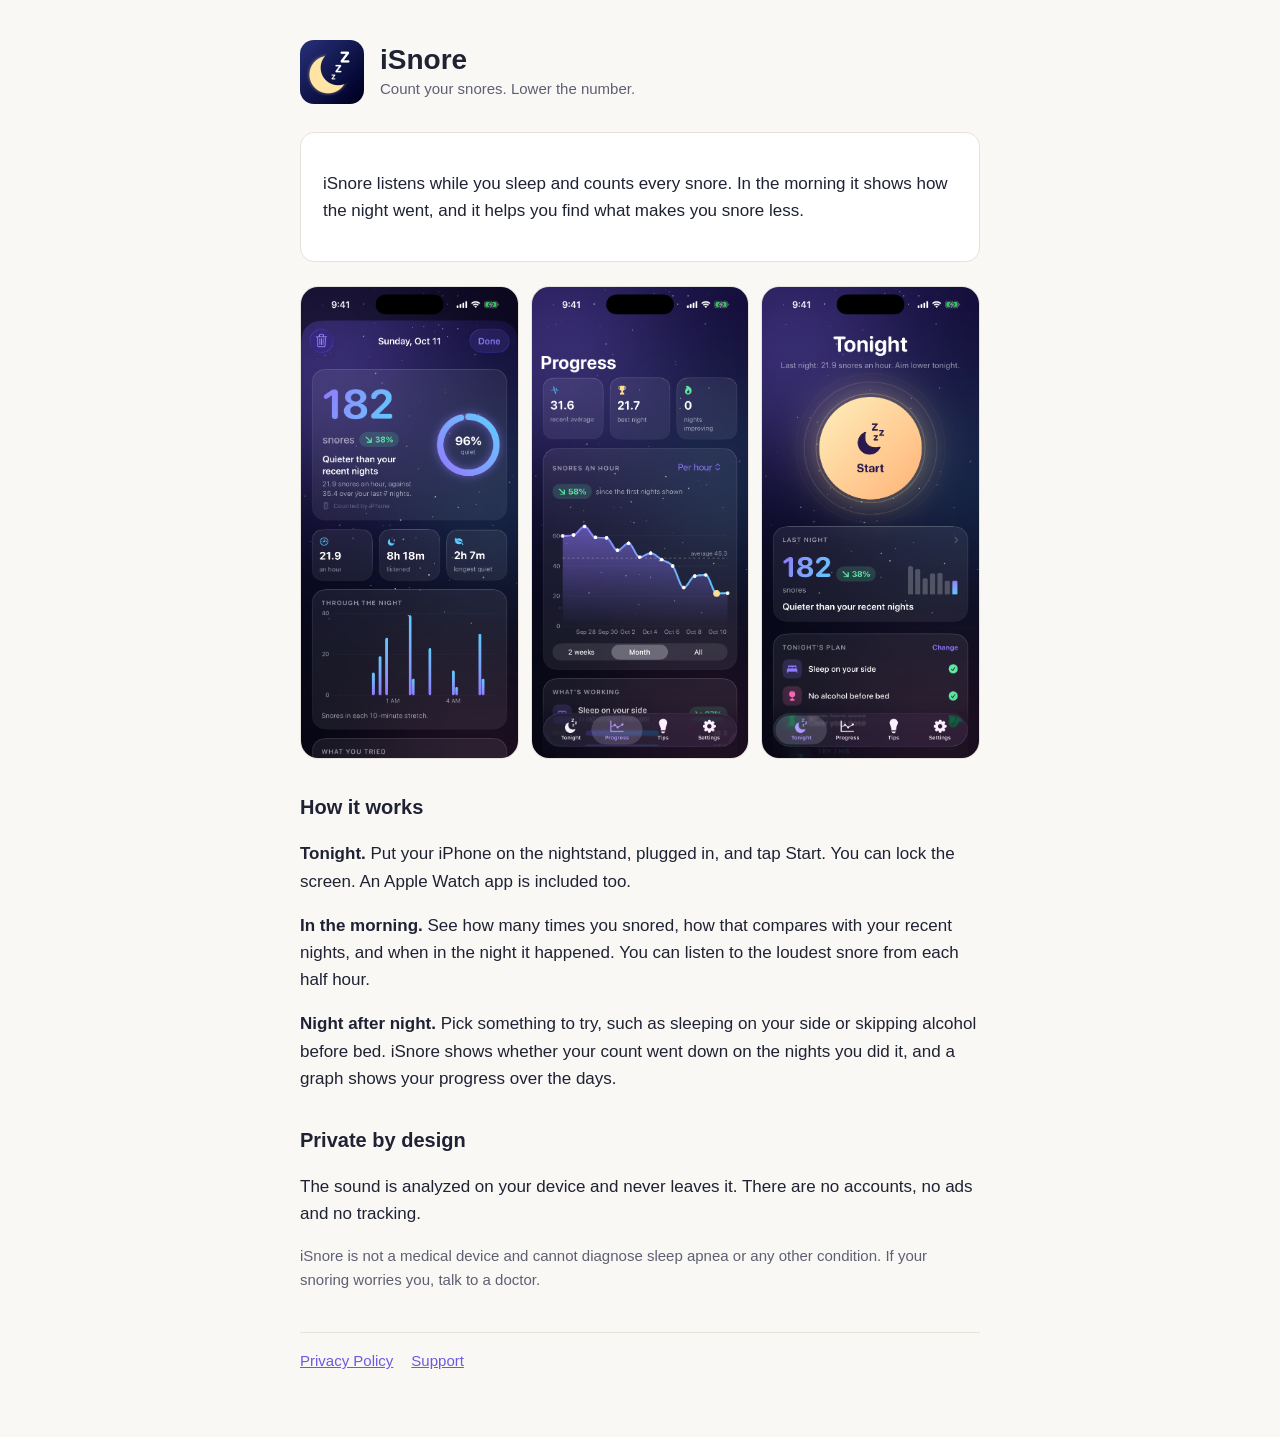
<file: index.html>
<!doctype html>
<html lang="en"><head><meta charset="utf-8"><meta name="viewport" content="width=device-width, initial-scale=1">
<title>iSnore</title><link rel="icon" href="icon.png"><link rel="stylesheet" href="style.css"></head>
<body><main>
<header><img src="icon.png" alt="iSnore"><div><h1>iSnore</h1><div class="muted">Count your snores. Lower the number.</div></div></header>
<div class="card"><p>iSnore listens while you sleep and counts every snore. In the morning it shows how the night went, and it helps you find what makes you snore less.</p></div>
<div class="shots"><img src="shots/iSnore-1-results.png" alt="Morning results"><img src="shots/iSnore-2-progress.png" alt="Progress graph"><img src="shots/iSnore-3-tonight.png" alt="Tonight"></div>
<h2>How it works</h2>
<p><strong>Tonight.</strong> Put your iPhone on the nightstand, plugged in, and tap Start. You can lock the screen. An Apple Watch app is included too.</p>
<p><strong>In the morning.</strong> See how many times you snored, how that compares with your recent nights, and when in the night it happened. You can listen to the loudest snore from each half hour.</p>
<p><strong>Night after night.</strong> Pick something to try, such as sleeping on your side or skipping alcohol before bed. iSnore shows whether your count went down on the nights you did it, and a graph shows your progress over the days.</p>
<h2>Private by design</h2>
<p>The sound is analyzed on your device and never leaves it. There are no accounts, no ads and no tracking.</p>
<p class="muted">iSnore is not a medical device and cannot diagnose sleep apnea or any other condition. If your snoring worries you, talk to a doctor.</p>
<nav><a href="privacy.html">Privacy Policy</a><a href="support.html">Support</a></nav>
</main></body></html>
</file>
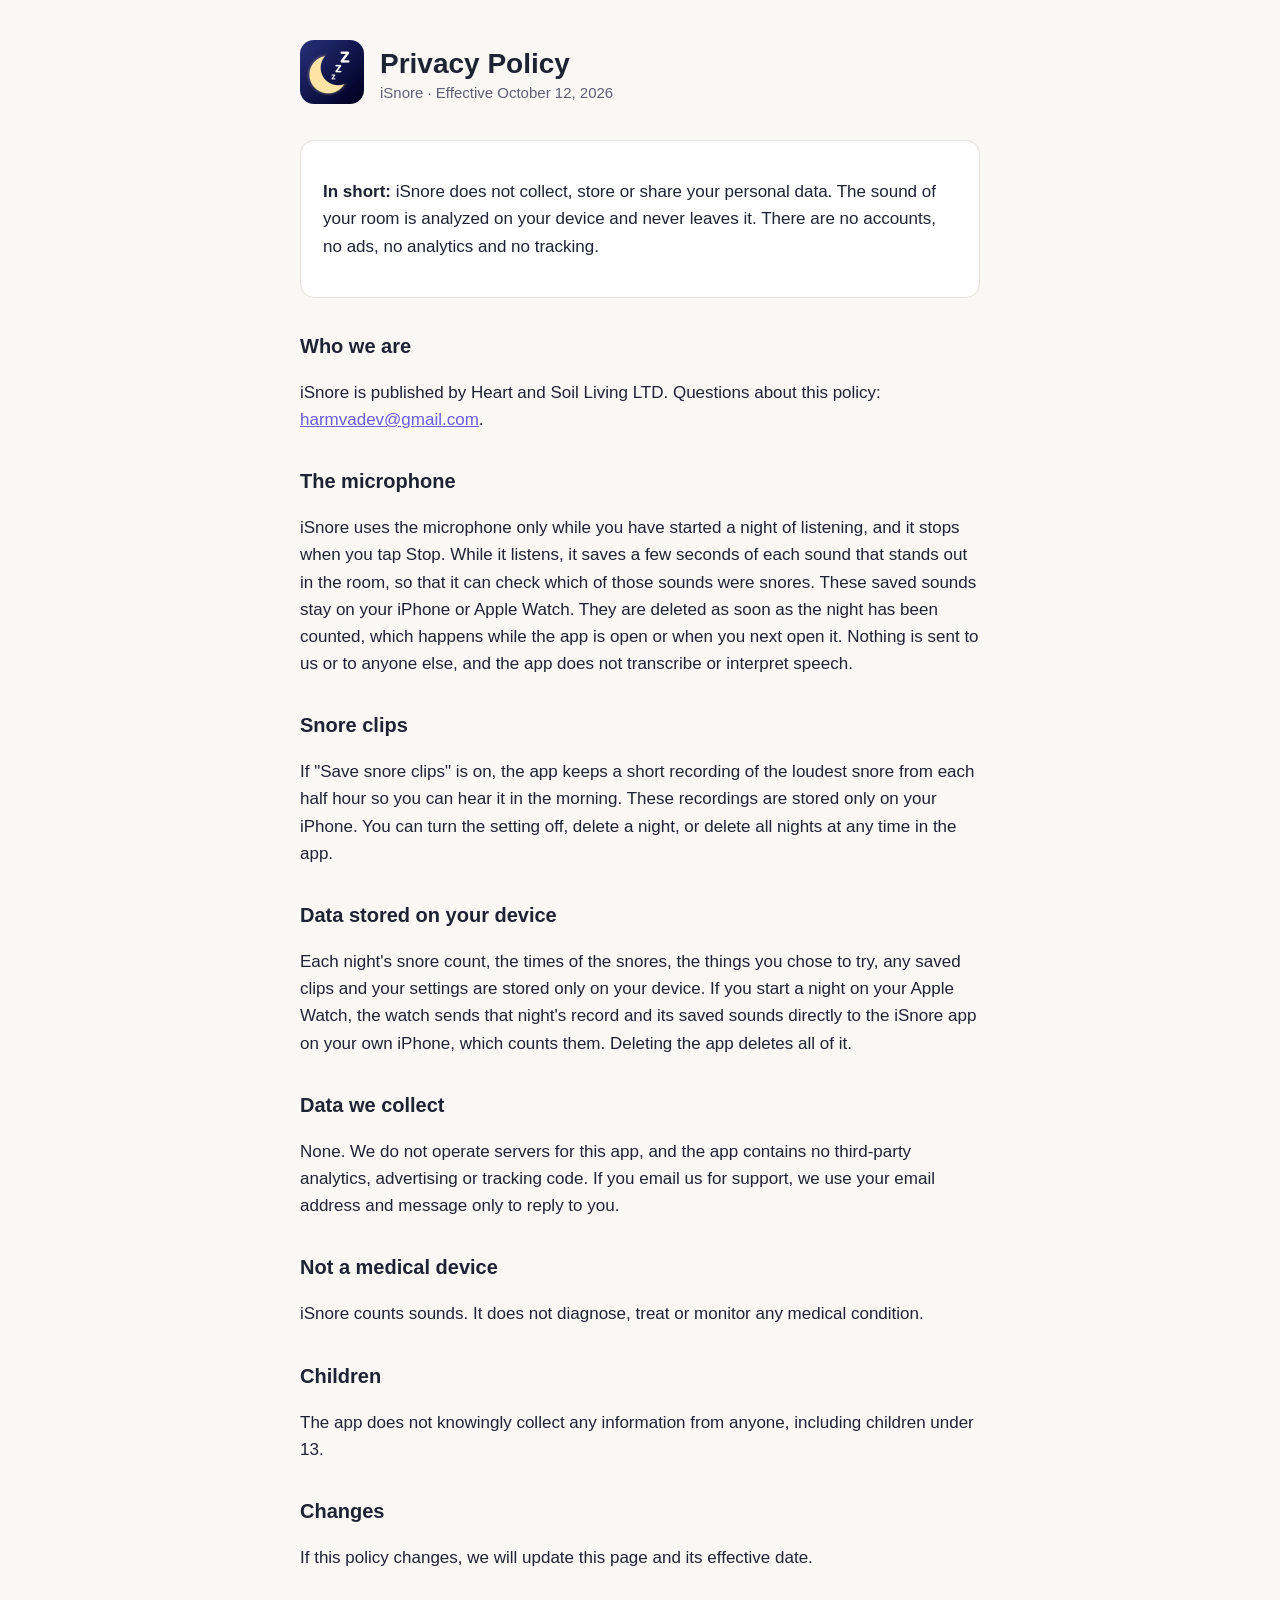
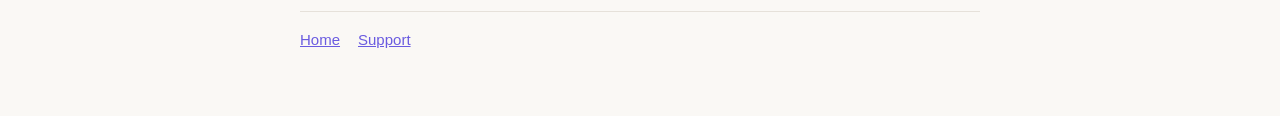
<file: privacy.html>
<!doctype html>
<html lang="en"><head><meta charset="utf-8"><meta name="viewport" content="width=device-width, initial-scale=1">
<title>iSnore Privacy Policy</title><link rel="icon" href="icon.png"><link rel="stylesheet" href="style.css"></head>
<body><main>
<header><a href="index.html"><img src="icon.png" alt="iSnore"></a><div><h1>Privacy Policy</h1><div class="muted">iSnore · Effective October 12, 2026</div></div></header>
<div class="card"><p><strong>In short:</strong> iSnore does not collect, store or share your personal data. The sound of your room is analyzed on your device and never leaves it. There are no accounts, no ads, no analytics and no tracking.</p></div>

<h2>Who we are</h2>
<p>iSnore is published by Heart and Soil Living LTD. Questions about this policy: <a href="mailto:harmvadev@gmail.com">harmvadev@gmail.com</a>.</p>

<h2>The microphone</h2>
<p>iSnore uses the microphone only while you have started a night of listening, and it stops when you tap Stop. While it listens, it saves a few seconds of each sound that stands out in the room, so that it can check which of those sounds were snores. These saved sounds stay on your iPhone or Apple Watch. They are deleted as soon as the night has been counted, which happens while the app is open or when you next open it. Nothing is sent to us or to anyone else, and the app does not transcribe or interpret speech.</p>

<h2>Snore clips</h2>
<p>If "Save snore clips" is on, the app keeps a short recording of the loudest snore from each half hour so you can hear it in the morning. These recordings are stored only on your iPhone. You can turn the setting off, delete a night, or delete all nights at any time in the app.</p>

<h2>Data stored on your device</h2>
<p>Each night's snore count, the times of the snores, the things you chose to try, any saved clips and your settings are stored only on your device. If you start a night on your Apple Watch, the watch sends that night's record and its saved sounds directly to the iSnore app on your own iPhone, which counts them. Deleting the app deletes all of it.</p>

<h2>Data we collect</h2>
<p>None. We do not operate servers for this app, and the app contains no third-party analytics, advertising or tracking code. If you email us for support, we use your email address and message only to reply to you.</p>

<h2>Not a medical device</h2>
<p>iSnore counts sounds. It does not diagnose, treat or monitor any medical condition.</p>

<h2>Children</h2>
<p>The app does not knowingly collect any information from anyone, including children under 13.</p>

<h2>Changes</h2>
<p>If this policy changes, we will update this page and its effective date.</p>
<nav><a href="index.html">Home</a><a href="support.html">Support</a></nav>
</main></body></html>
</file>
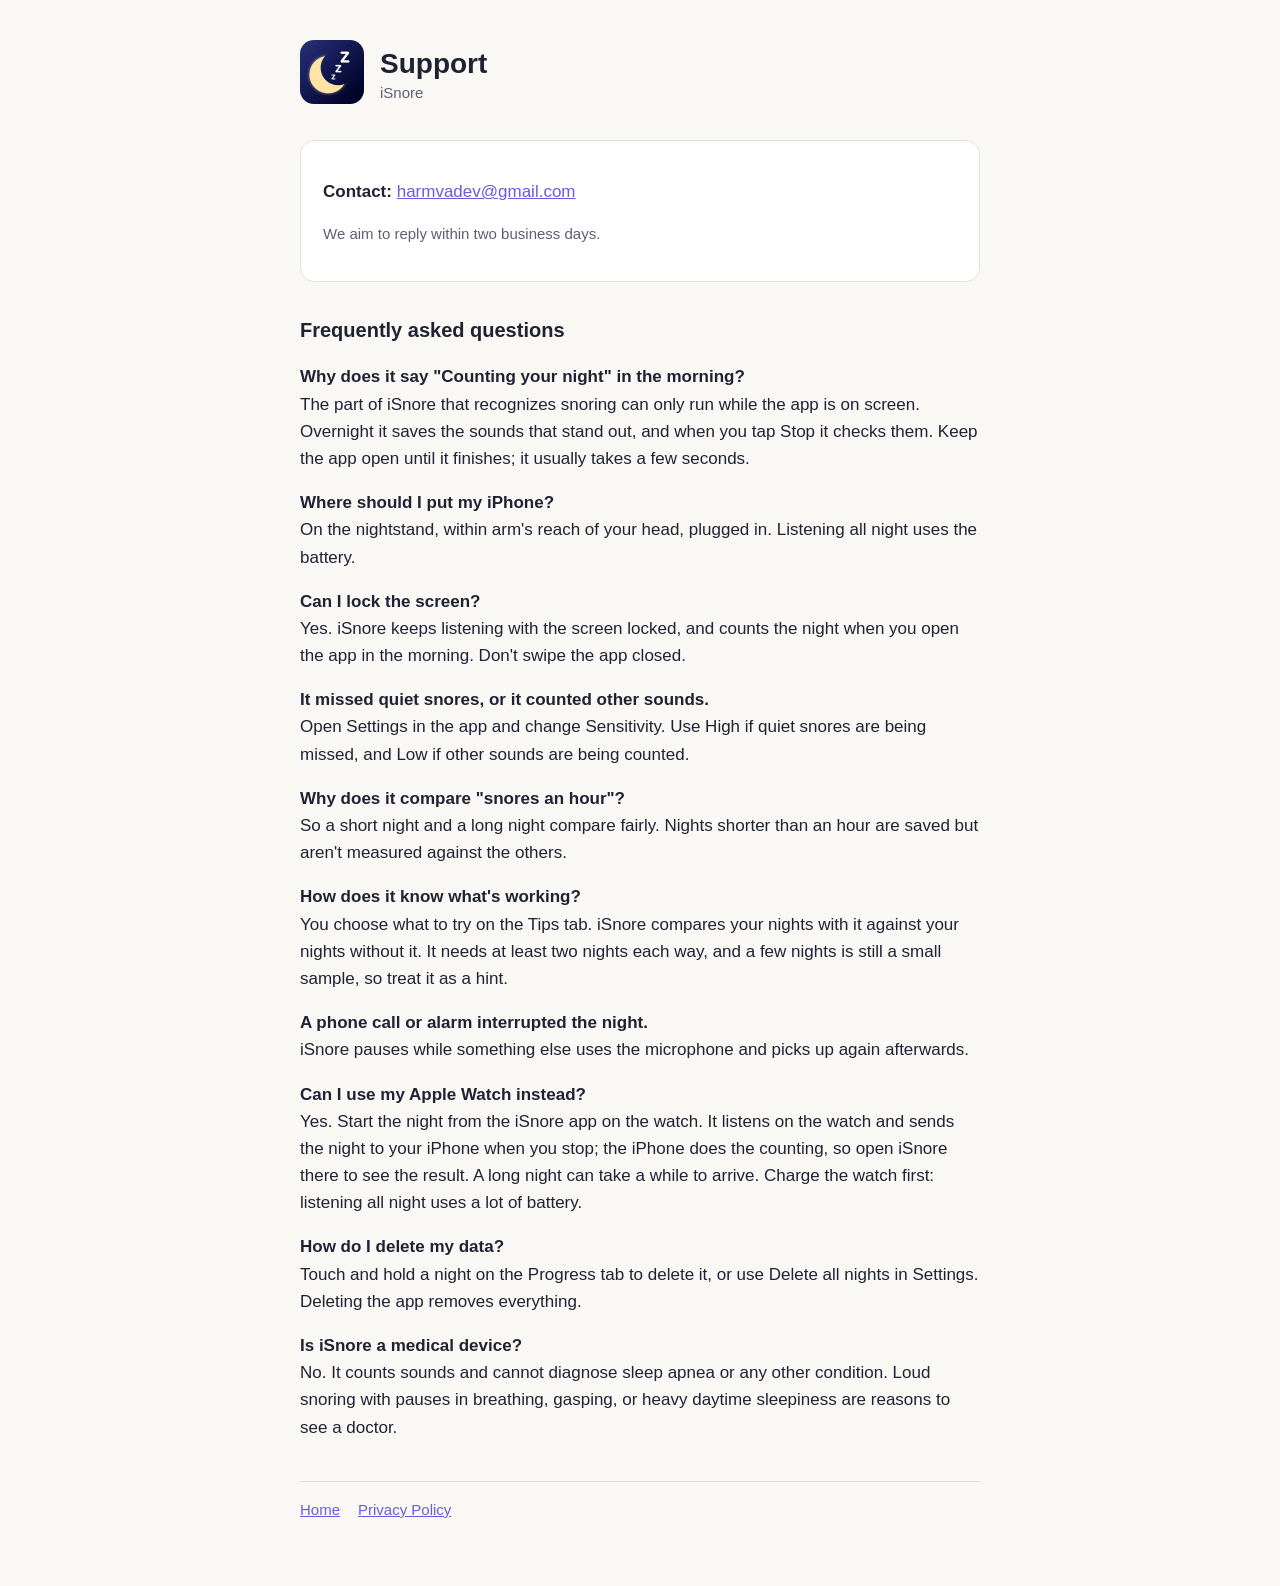
<file: support.html>
<!doctype html>
<html lang="en"><head><meta charset="utf-8"><meta name="viewport" content="width=device-width, initial-scale=1">
<title>iSnore Support</title><link rel="icon" href="icon.png"><link rel="stylesheet" href="style.css"></head>
<body><main>
<header><a href="index.html"><img src="icon.png" alt="iSnore"></a><div><h1>Support</h1><div class="muted">iSnore</div></div></header>
<div class="card">
<p><strong>Contact:</strong> <a href="mailto:harmvadev@gmail.com?subject=iSnore%20support">harmvadev@gmail.com</a></p>
<p class="muted">We aim to reply within two business days.</p>
</div>
<h2>Frequently asked questions</h2>
<p><strong>Why does it say "Counting your night" in the morning?</strong><br>The part of iSnore that recognizes snoring can only run while the app is on screen. Overnight it saves the sounds that stand out, and when you tap Stop it checks them. Keep the app open until it finishes; it usually takes a few seconds.</p>
<p><strong>Where should I put my iPhone?</strong><br>On the nightstand, within arm's reach of your head, plugged in. Listening all night uses the battery.</p>
<p><strong>Can I lock the screen?</strong><br>Yes. iSnore keeps listening with the screen locked, and counts the night when you open the app in the morning. Don't swipe the app closed.</p>
<p><strong>It missed quiet snores, or it counted other sounds.</strong><br>Open Settings in the app and change Sensitivity. Use High if quiet snores are being missed, and Low if other sounds are being counted.</p>
<p><strong>Why does it compare "snores an hour"?</strong><br>So a short night and a long night compare fairly. Nights shorter than an hour are saved but aren't measured against the others.</p>
<p><strong>How does it know what's working?</strong><br>You choose what to try on the Tips tab. iSnore compares your nights with it against your nights without it. It needs at least two nights each way, and a few nights is still a small sample, so treat it as a hint.</p>
<p><strong>A phone call or alarm interrupted the night.</strong><br>iSnore pauses while something else uses the microphone and picks up again afterwards.</p>
<p><strong>Can I use my Apple Watch instead?</strong><br>Yes. Start the night from the iSnore app on the watch. It listens on the watch and sends the night to your iPhone when you stop; the iPhone does the counting, so open iSnore there to see the result. A long night can take a while to arrive. Charge the watch first: listening all night uses a lot of battery.</p>
<p><strong>How do I delete my data?</strong><br>Touch and hold a night on the Progress tab to delete it, or use Delete all nights in Settings. Deleting the app removes everything.</p>
<p><strong>Is iSnore a medical device?</strong><br>No. It counts sounds and cannot diagnose sleep apnea or any other condition. Loud snoring with pauses in breathing, gasping, or heavy daytime sleepiness are reasons to see a doctor.</p>
<nav><a href="index.html">Home</a><a href="privacy.html">Privacy Policy</a></nav>
</main></body></html>
</file>
<file: style.css>
:root { --bg:#faf8f5; --fg:#1f2233; --muted:#5d6072; --accent:#6a5be0; --card:#fff; --line:#e6e1da; }
@media (prefers-color-scheme: dark) { :root { --bg:#16182a; --fg:#eceaf2; --muted:#a4a6b8; --card:#1f2236; --line:#2e3150; } }
* { box-sizing: border-box; }
body { margin:0; background:var(--bg); color:var(--fg); font:17px/1.6 -apple-system, BlinkMacSystemFont, "Segoe UI", Roboto, sans-serif; }
main { max-width: 720px; margin: 0 auto; padding: 40px 20px 64px; }
header { display:flex; align-items:center; gap:16px; margin-bottom:28px; }
header img { width:64px; height:64px; border-radius:14px; }
header a { color:inherit; text-decoration:none; }
h1 { font-size:28px; margin:0; line-height:1.2; }
h2 { font-size:20px; margin:32px 0 8px; }
p, li { color:var(--fg); }
.muted { color:var(--muted); font-size:15px; }
a { color:var(--accent); }
.card { background:var(--card); border:1px solid var(--line); border-radius:14px; padding:20px 22px; margin:18px 0; }
nav { margin-top:40px; padding-top:16px; border-top:1px solid var(--line); font-size:15px; }
nav a { margin-right:18px; }
.shots { display:flex; gap:12px; margin:24px 0; }
.shots img { width:0; flex:1; border-radius:18px; border:1px solid var(--line); }
</file>
